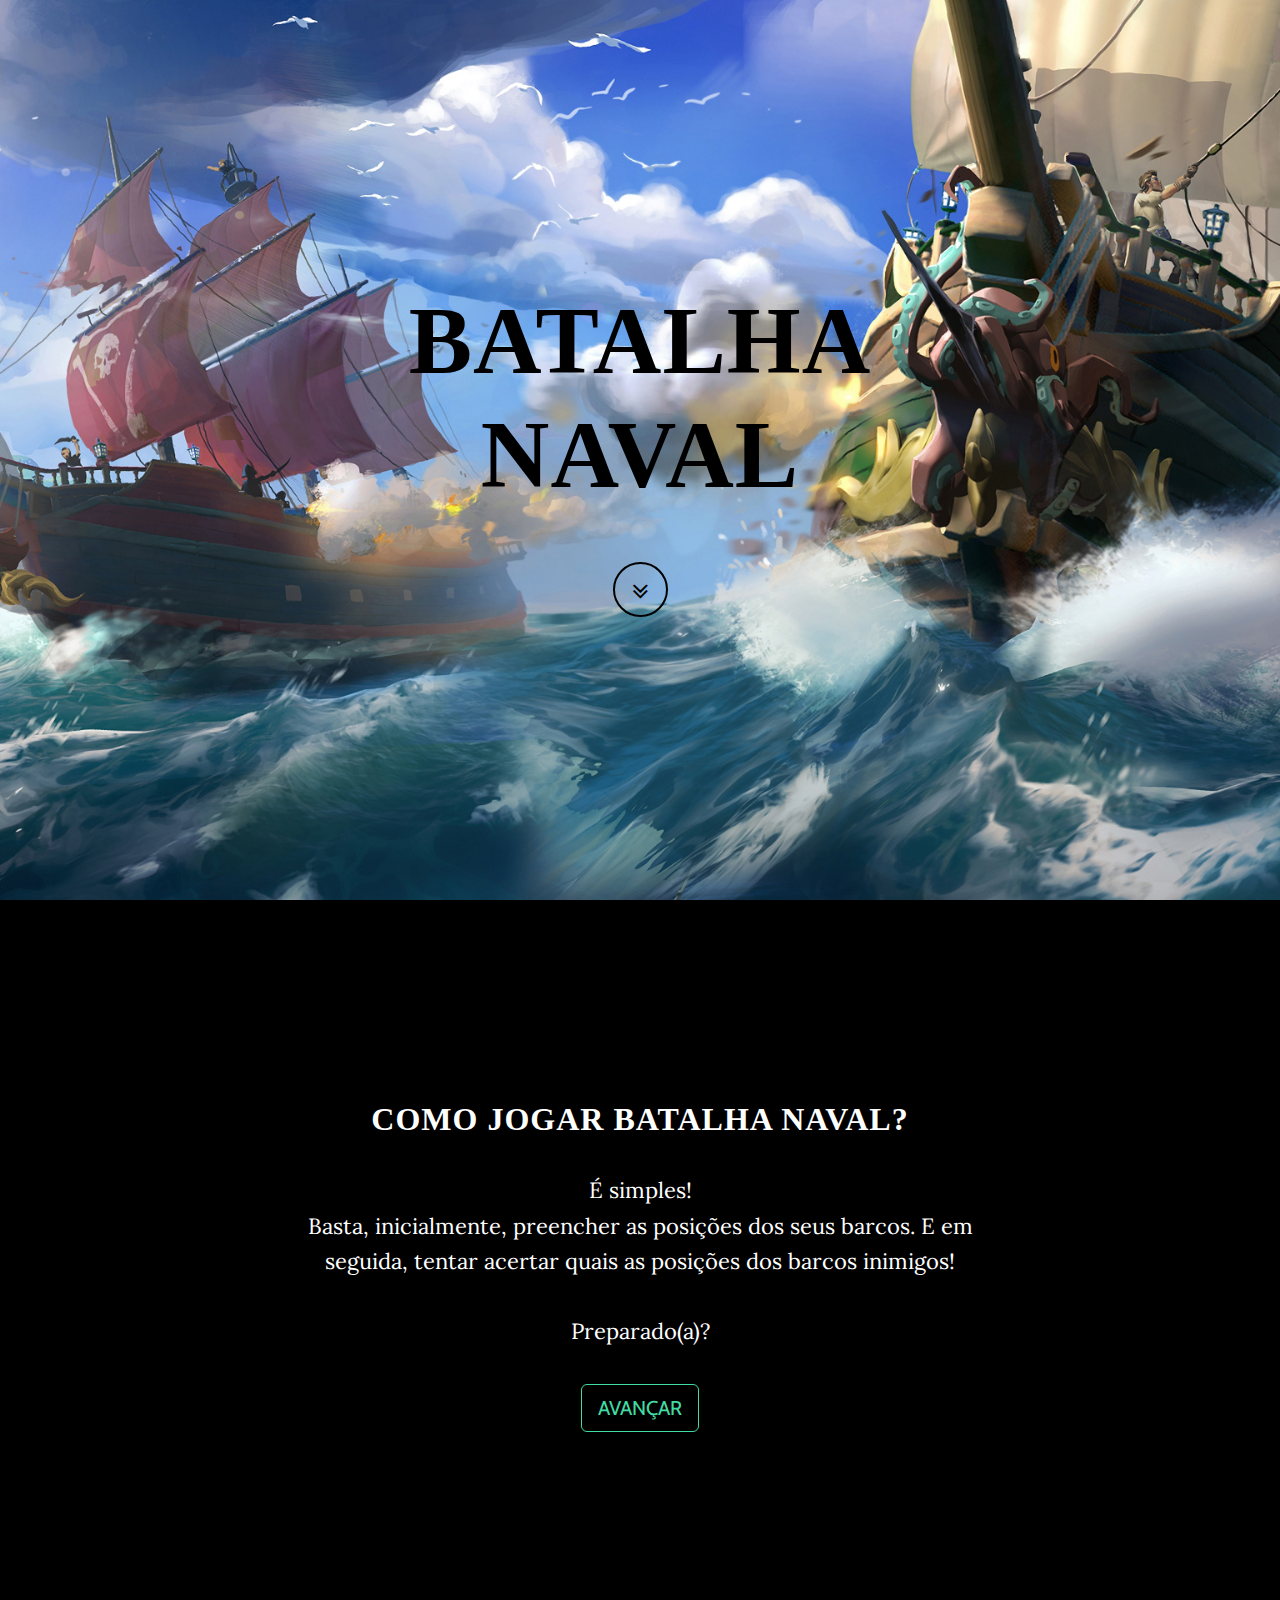
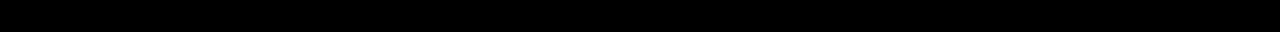
<file: public_html/batalha/index.html>
<!DOCTYPE html>
<html lang="en">

  <head>

    <meta charset="utf-8">
    <meta name="viewport" content="width=device-width, initial-scale=1, shrink-to-fit=no">
    <meta name="description" content="">
    <meta name="author" content="">

    <title>Batalha naval</title>

    <!-- Bootstrap core CSS -->
    <link href="vendor/bootstrap/css/bootstrap.min.css" rel="stylesheet">

    <!-- Custom fonts for this template -->
    <link href="vendor/font-awesome/css/font-awesome.min.css" rel="stylesheet" type="text/css">
    <link href="https://fonts.googleapis.com/css?family=Lora:400,700,400italic,700italic" rel="stylesheet" type="text/css">
    <link href='https://fonts.googleapis.com/css?family=Cabin:700' rel='stylesheet' type='text/css'>
	<link rel="icon" href="https://img1.picmix.com/output/stamp/normal/3/4/5/4/664543_07f2f.png">


    <!-- Custom styles for this template -->
    <link href="css/grayscale.min.css" rel="stylesheet">

  </head>

  <body id="page-top">

    <!-- Navigation -->
 
   

    <!-- Intro Header -->
    <header class="masthead">
      <div class="intro-body">
        <div class="container">
          <div class="row">
            <div class="col-lg-8 mx-auto">
              <h1 class="brand-heading" style="font-size:95px;">Batalha Naval</h1>
              <a href="#about" class="btn btn-circle js-scroll-trigger">
                <i class="fa fa-angle-double-down animated"></i>
              </a>
            </div>
          </div>
        </div>
      </div>
    </header>
	 <section id="about" class="content-section text-center">
      <div class="container">
        <div class="row">
          <div class="col-lg-8 mx-auto">
            <h2>Como jogar batalha naval?</h2>
            <p style="font-size:22px;">É simples! <br>Basta, inicialmente, preencher as posições dos seus barcos. E em seguida, tentar acertar quais as posições dos barcos inimigos!</p>
            <p style="font-size:22px;">Preparado(a)? </p>
             <a href="inicio.html" class="btn btn-default btn-lg" style="border-radius:6px">Avançar</a>
          </div>
        </div>
      </div>
    </section>

    

</html>
</file>
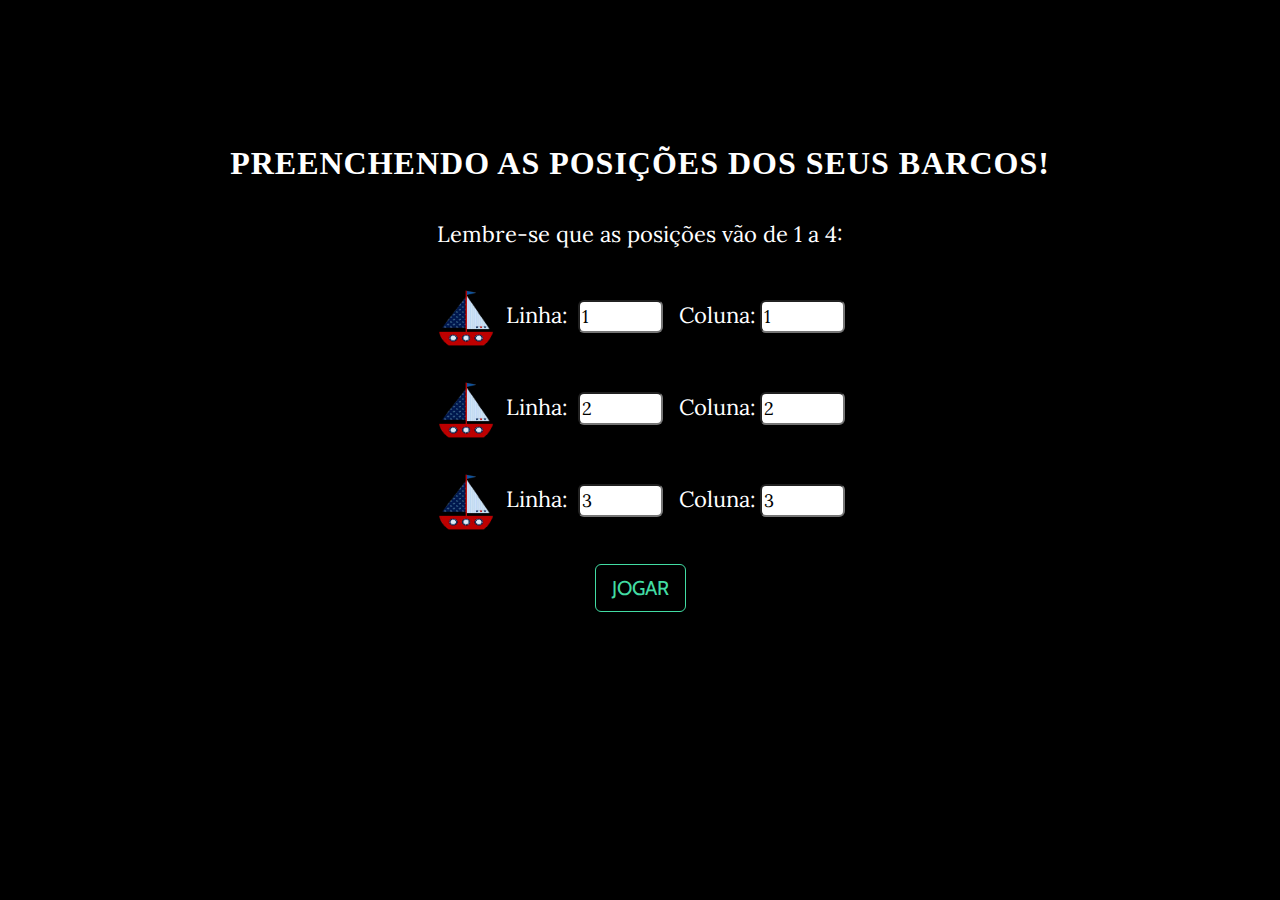
<file: public_html/batalha/inicio.html>
<!DOCTYPE html>
<html lang="en">

  <head>

    <meta charset="utf-8">
    <meta name="viewport" content="width=device-width, initial-scale=1, shrink-to-fit=no">
    <meta name="description" content="">
    <meta name="author" content="">

    <title>Batalha naval</title>

    <!-- Bootstrap core CSS -->
    <link href="vendor/bootstrap/css/bootstrap.min.css" rel="stylesheet">

    <!-- Custom fonts for this template -->
    <link href="vendor/font-awesome/css/font-awesome.min.css" rel="stylesheet" type="text/css">
    <link href="https://fonts.googleapis.com/css?family=Lora:400,700,400italic,700italic" rel="stylesheet" type="text/css">
    <link href='https://fonts.googleapis.com/css?family=Cabin:700' rel='stylesheet' type='text/css'>
	<link rel="icon" href="https://img1.picmix.com/output/stamp/normal/3/4/5/4/664543_07f2f.png">


    <!-- Custom styles for this template -->
    <link href="css/grayscale.min.css" rel="stylesheet">

  </head>

  <body>

<br><br><br><br><br><br>
    
	 <center>
            <h2>Preenchendo as posições dos seus barcos!</h2>
			<p style="font-size:22px;"> Lembre-se que as posições vão de 1 a 4: </p>
            <form action="http://cap.dc.ufscar.br/~759378/cgi-bin/gera_navios.cgi" method="get">
    <div>
		<label for="linha1" style="font-size:22px;"><img src="img/barkin.png" width="60px" height="60px">&nbsp;</label>
        <label for="linha1" style="font-size:22px;">Linha:&nbsp;</label>
        <input min="1" max="4" value="1" name="linha1" style="width:85px;border-radius:6px;font-size:18px;" type="number"/>
   &nbsp;&nbsp;
        <label for="coluna1" style="font-size:22px;">Coluna:</label>
        <input min="1" max="4" value="1" name="coluna1" style="width:85px;border-radius:6px;font-size:18px;" type="number" />
    </div>
	<br>
	<div>
		<label for="linha2" style="font-size:22px;"><img src="img/barkin.png" width="60px" height="60px">&nbsp;</label>
        <label for="linha2" style="font-size:22px;">Linha:&nbsp;</label>
        <input min="1" max="4" value="2" name="linha2" style="width:85px;border-radius:6px;font-size:18px;" type="number"/>
   &nbsp;&nbsp;
        <label for="coluna2" style="font-size:22px;">Coluna:</label>
        <input min="1" max="4" value="2" name="coluna2" style="width:85px;border-radius:6px;font-size:18px;" type="number" />
    </div>
	<br>
	<div>
	    <label for="linha3" style="font-size:22px;"><img src="img/barkin.png" width="60px" height="60px">&nbsp;</label>
        <label for="linha3" style="font-size:22px;">Linha:&nbsp;</label>
        <input min="1" max="4" value="3" name="linha3" style="width:85px;border-radius:6px;font-size:18px;" type="number"/>
   &nbsp;&nbsp;
        <label for="coluna3" style="font-size:22px;" >Coluna:</label>
        <input min="1" max="4" value="3" name="coluna3" style="width:85px;border-radius:6px;font-size:18px;" type="number"/>
    </div>
	<br>
	   <input href="http://cap.dc.ufscar.br/~759378/cgi-bin/gera_navios.cgi" type="submit" value="Jogar" class="btn btn-default btn-lg" style="border-radius:6px;"> </input>
</form>


    </center>

    

</html>
</file>
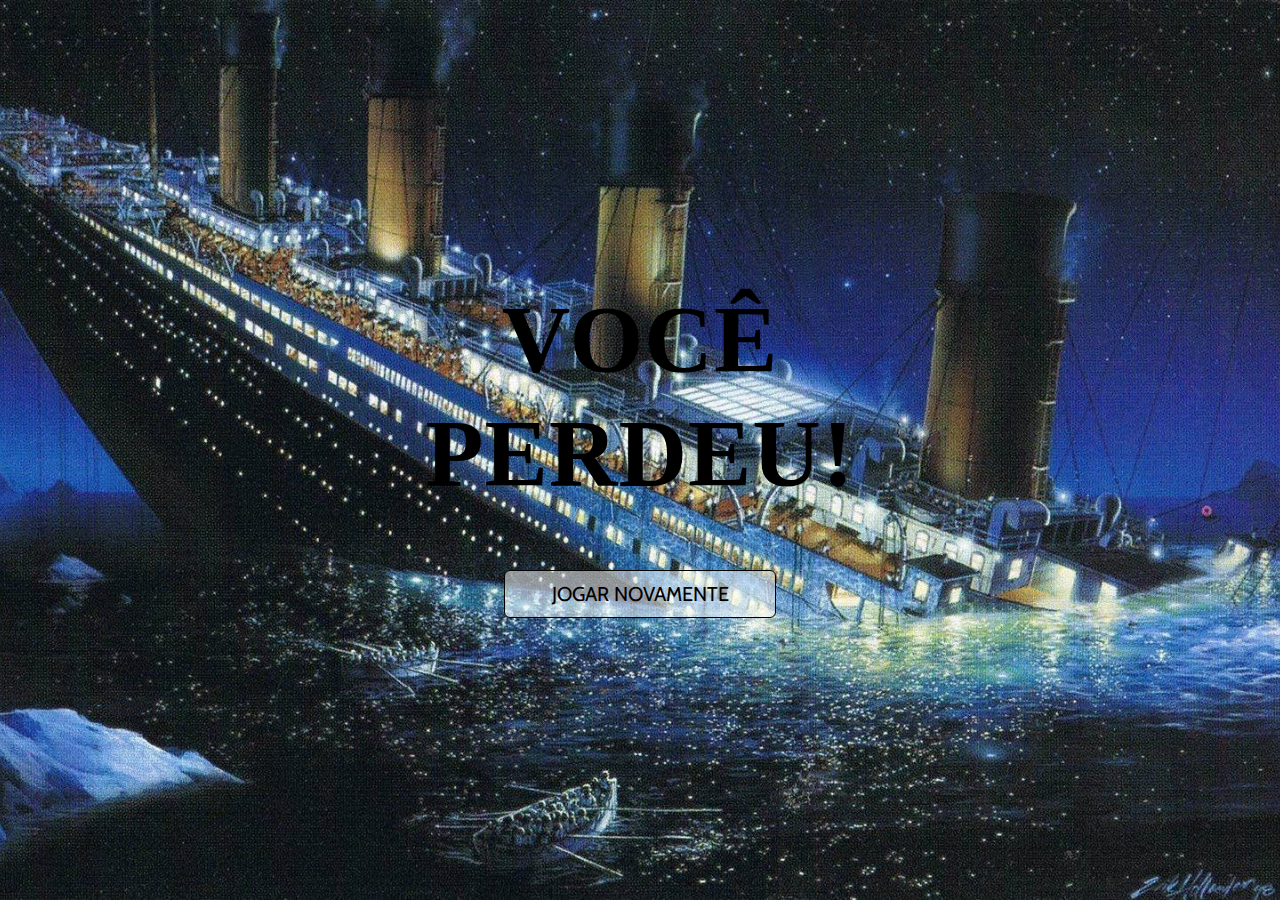
<file: public_html/batalha/lose.html>
<!DOCTYPE html>
<html lang="en">

  <head>

    <meta charset="utf-8">
    <meta name="viewport" content="width=device-width, initial-scale=1, shrink-to-fit=no">
    <meta name="description" content="">
    <meta name="author" content="">

    <title>Batalha naval</title>

    <!-- Bootstrap core CSS -->
    <link href="vendor/bootstrap/css/bootstrap.min.css" rel="stylesheet">

    <!-- Custom fonts for this template -->
    <link href="vendor/font-awesome/css/font-awesome.min.css" rel="stylesheet" type="text/css">
    <link href="https://fonts.googleapis.com/css?family=Lora:400,700,400italic,700italic" rel="stylesheet" type="text/css">
    <link href='https://fonts.googleapis.com/css?family=Cabin:700' rel='stylesheet' type='text/css'>
	<link rel="icon" href="https://img1.picmix.com/output/stamp/normal/3/4/5/4/664543_07f2f.png">


    <!-- Custom styles for this template -->
    <link href="css/loose.css" rel="stylesheet">


  </head>

  <body id="page-top">
  

    <!-- Navigation -->
 
   

    <!-- Intro Header -->
    <header class="masthead">
      <div class="intro-body">
        <div class="container">
          <div class="row">
		 
            <div class="col-lg-6 mx-auto">
              <h1 class="brand-heading" style="font-size:95px;">Você perdeu!</h1>
             
            </div>
          </div>
        </div>
		<br>
			<a href="inicio.html"><input value="Jogar novamente" style="color:black;border-radius:6px;" class="btn btn-default btn-lg"> </input></a>

      </div>
	  
    </header>
	
	  
	

    

</html>
</file>
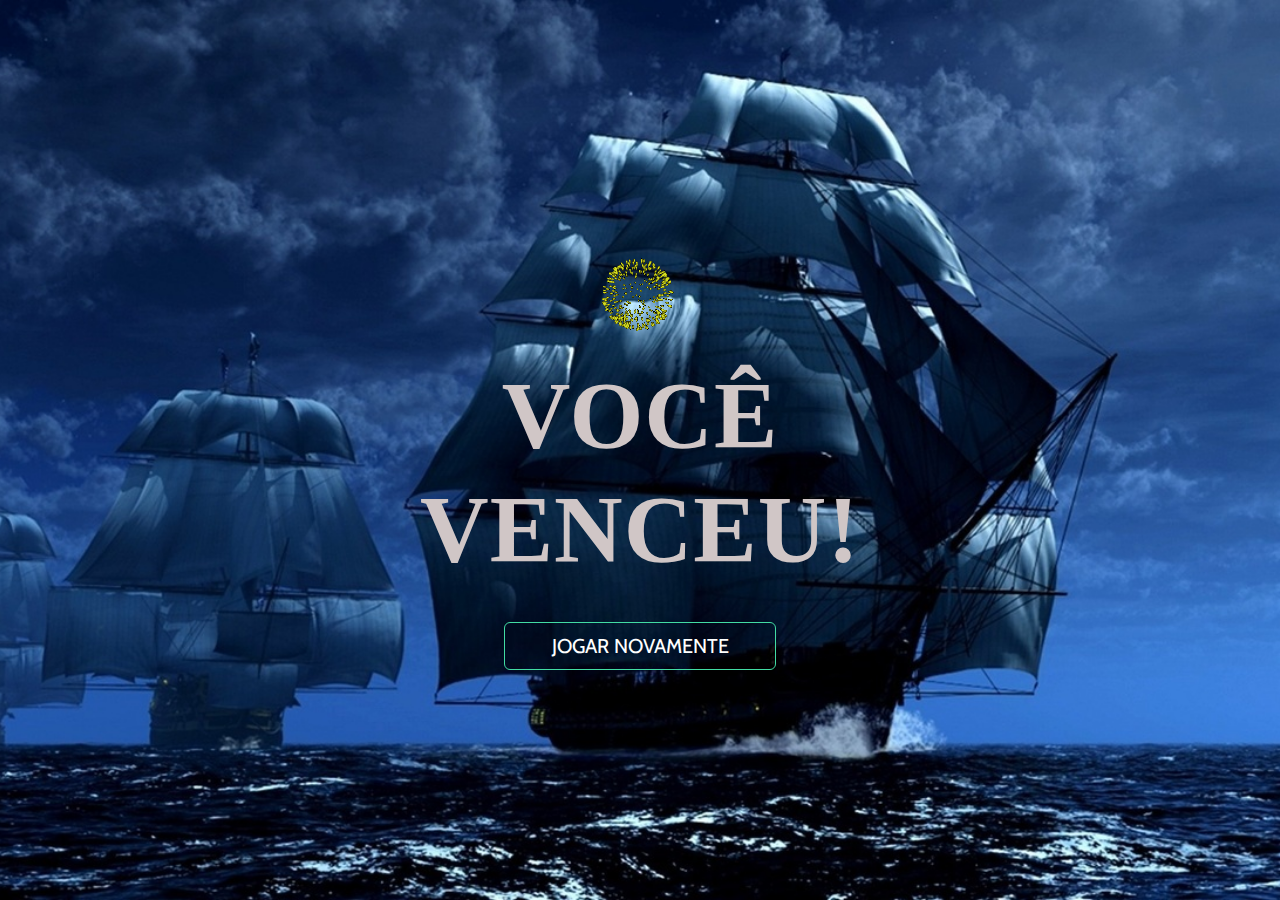
<file: public_html/batalha/win.html>
<!DOCTYPE html>
<html lang="en">

  <head>

    <meta charset="utf-8">
    <meta name="viewport" content="width=device-width, initial-scale=1, shrink-to-fit=no">
    <meta name="description" content="">
    <meta name="author" content="">

    <title>Batalha naval</title>

    <!-- Bootstrap core CSS -->
    <link href="vendor/bootstrap/css/bootstrap.min.css" rel="stylesheet">

    <!-- Custom fonts for this template -->
    <link href="vendor/font-awesome/css/font-awesome.min.css" rel="stylesheet" type="text/css">
    <link href="https://fonts.googleapis.com/css?family=Lora:400,700,400italic,700italic" rel="stylesheet" type="text/css">
    <link href='https://fonts.googleapis.com/css?family=Cabin:700' rel='stylesheet' type='text/css'>
	<link rel="icon" href="https://img1.picmix.com/output/stamp/normal/3/4/5/4/664543_07f2f.png">


    <!-- Custom styles for this template -->
    <link href="css/win.css" rel="stylesheet">


  </head>
 

  <body id="page-top">
  

    <!-- Navigation -->
 
   

    <!-- Intro Header -->
    <header class="masthead">
      <div class="intro-body">
        <div class="container">
          <div class="row">
		 
            <div class="col-lg-8 mx-auto">
			 <img src="img/fogos.gif"/>
              <h1 class="brand-heading" style="font-size:95px;">Você venceu!</h1>
             
            </div>
          </div>
        </div>
			<a href="inicio.html"><input value="Jogar novamente" style="color:white;border-radius:6px;" class="btn btn-default btn-lg"> </input></a>

      </div>
	  
    </header>
	
	  
	

    

</html>
</file>
<file: public_html/batalha/css/loose.css>
body{font-family:Lora,'Helvetica Neue',Helvetica,Arial,sans-serif;position:relative;width:100%;height:100%;color:#fff;background-color:#000}html{width:100%;height:100%}h1,h2,h3,h4,h5,h6{font-family: Kingthings Calligraphica;font-weight:700;margin:0 0 35px;letter-spacing:1px;text-transform:uppercase;}p{font-size:16px;line-height:1.5;margin:0 0 25px}@media (min-width:768px){p{font-size:18px;line-height:1.6;margin:0 0 35px}}a{-webkit-transition:all .2s ease-in-out;-moz-transition:all .2s ease-in-out;transition:all .2s ease-in-out;color:#42dca3}a:focus,a:hover{text-decoration:none;color:#1d9b6c}#mainNav{font-family:Cabin,'Helvetica Neue',Helvetica,Arial,sans-serif;margin-bottom:0;text-transform:uppercase;border-bottom:1px solid rgba(255,255,255,.3);background-color:#000}#mainNav .navbar-toggler{font-size:14px;padding:11px;color:#fff;border:1px solid #fff}#mainNav .navbar-brand{font-weight:700}#mainNav a{color:#fff}#mainNav .navbar-nav .nav-item{-webkit-transition:background .3s ease-in-out;-moz-transition:background .3s ease-in-out;transition:background .3s ease-in-out}#mainNav .navbar-nav .nav-item:hover{color:fade(white,80%);outline:0;background-color:transparent}#mainNav .navbar-nav .nav-item:active,#mainNav .navbar-nav .nav-item:focus{outline:0;background-color:transparent}@media (min-width:992px){#mainNav{padding-top:20px;padding-bottom:20px;-webkit-transition:background .3s ease-in-out,padding-top .3s ease-in-out,padding-bottom .3s;-moz-transition:background .3s ease-in-out,padding-top .3s ease-in-out,padding-bottom .3s;transition:background .3s ease-in-out,padding-top .3s ease-in-out,padding-bottom .3s;letter-spacing:1px;border-bottom:none;background:0 0}#mainNav.navbar-shrink{padding-top:10px;padding-bottom:10px;border-bottom:1px solid rgba(255,255,255,.3);background:#000}#mainNav .nav-link.active{outline:0;background-color:rgba(255,255,255,.3)}#mainNav .nav-link.active:hover{color:#fff}}.masthead{display:table;width:100%;height:auto;padding:200px 0;text-align:center;color: #000;background: url(../img/loose.jpg) no-repeat bottom center scroll;background-color:#000;-webkit-background-size:cover;-moz-background-size:cover;-o-background-size:cover;background-size:cover;}.masthead .intro-body{display:table-cell;vertical-align:middle}.masthead .intro-body .brand-heading{font-size: 30px;}.masthead .intro-body .intro-text{font-size: 23px;}@media (min-width:768px){.masthead{height:100%;padding:0}.masthead .intro-body .brand-heading{font-size:100px}.masthead .intro-body .intro-text{font-size:22px}}.btn-circle{font-size:26px;width:55px;height:55px;margin-top:15px;line-height:45px;-webkit-transition:background .3s ease-in-out;-moz-transition:background .3s ease-in-out;transition:background .3s ease-in-out;color: #000000;border: 2px solid #000000;border-radius:100%!important;background:0 0;}.btn-circle:focus,.btn-circle:hover{color:#fff;outline:0;background:rgba(255,255,255,.1)}.content-section{padding-top:150px;padding-bottom:150px}.download-section{color:#fff;background:url(../img/downloads-bg.jpg) no-repeat center center scroll;background-color:#000;-webkit-background-size:cover;-moz-background-size:cover;-o-background-size:cover;background-size:cover}#map{width:100%;height:300px}@media (min-width:992px){.content-section{padding-top:200px;padding-bottom:200px}#map{height:350px}}.btn{font-family:Cabin,'Helvetica Neue',Helvetica,Arial,sans-serif;font-weight:400;-webkit-transition:all .3s ease-in-out;-moz-transition:all .3s ease-in-out;transition:all .3s ease-in-out;text-transform:uppercase;border-radius:0}.btn-default{color: #e2f1eb;border: 1px solid #000000;background-color: #ffffff85;}.btn-default:focus,.btn-default:hover{color:#000;border:1px solid #42dca3;outline:0;background-color:#42dca3}ul.banner-social-buttons{margin-top:0}@media (max-width:1199px){ul.banner-social-buttons{margin-top:15px}}@media (max-width:767px){ul.banner-social-buttons li{display:block;margin-bottom:20px;padding:0}ul.banner-social-buttons li:last-child{margin-bottom:0}}footer{padding:50px 0}footer p{font-size:14px;margin:0}::-moz-selection{background:#fcfcfc;background:rgba(255,255,255,.2);text-shadow:none}::selection{background:#fcfcfc;background:rgba(255,255,255,.2);text-shadow:none}img::selection{background:0 0}img::-moz-selection{background:0 0}
</file>
<file: public_html/batalha/css/win.css>
body{font-family:Lora,'Helvetica Neue',Helvetica,Arial,sans-serif;position:relative;width:100%;height:100%;color:#fff;background-color:#000}html{width:100%;height:100%}h1,h2,h3,h4,h5,h6{font-family: Kingthings Calligraphica;font-weight:700;margin:0 0 35px;letter-spacing:1px;text-transform:uppercase;}p{font-size:16px;line-height:1.5;margin:0 0 25px}@media (min-width:768px){p{font-size:18px;line-height:1.6;margin:0 0 35px}}a{-webkit-transition:all .2s ease-in-out;-moz-transition:all .2s ease-in-out;transition:all .2s ease-in-out;color:#42dca3}a:focus,a:hover{text-decoration:none;color:#1d9b6c}#mainNav{font-family:Cabin,'Helvetica Neue',Helvetica,Arial,sans-serif;margin-bottom:0;text-transform:uppercase;border-bottom:1px solid rgba(255,255,255,.3);background-color:#000}#mainNav .navbar-toggler{font-size:14px;padding:11px;color:#fff;border:1px solid #fff}#mainNav .navbar-brand{font-weight:700}#mainNav a{color:#fff}#mainNav .navbar-nav .nav-item{-webkit-transition:background .3s ease-in-out;-moz-transition:background .3s ease-in-out;transition:background .3s ease-in-out}#mainNav .navbar-nav .nav-item:hover{color:fade(white,80%);outline:0;background-color:transparent}#mainNav .navbar-nav .nav-item:active,#mainNav .navbar-nav .nav-item:focus{outline:0;background-color:transparent}@media (min-width:992px){#mainNav{padding-top:20px;padding-bottom:20px;-webkit-transition:background .3s ease-in-out,padding-top .3s ease-in-out,padding-bottom .3s;-moz-transition:background .3s ease-in-out,padding-top .3s ease-in-out,padding-bottom .3s;transition:background .3s ease-in-out,padding-top .3s ease-in-out,padding-bottom .3s;letter-spacing:1px;border-bottom:none;background:0 0}#mainNav.navbar-shrink{padding-top:10px;padding-bottom:10px;border-bottom:1px solid rgba(255,255,255,.3);background:#000}#mainNav .nav-link.active{outline:0;background-color:rgba(255,255,255,.3)}#mainNav .nav-link.active:hover{color:#fff}}.masthead{display:table;width:100%;height:auto;padding:200px 0;text-align:center;color: #d0c6c6;background: url(../img/win.jpg) no-repeat bottom center scroll;background-color:#000;-webkit-background-size:cover;-moz-background-size:cover;-o-background-size:cover;background-size:cover;}.masthead .intro-body{display:table-cell;vertical-align:middle}.masthead .intro-body .brand-heading{font-size: 30px;}.masthead .intro-body .intro-text{font-size: 23px;}@media (min-width:768px){.masthead{height:100%;padding:0}.masthead .intro-body .brand-heading{font-size:100px}.masthead .intro-body .intro-text{font-size:22px}}.btn-circle{font-size:26px;width:55px;height:55px;margin-top:15px;line-height:45px;-webkit-transition:background .3s ease-in-out;-moz-transition:background .3s ease-in-out;transition:background .3s ease-in-out;color: #000000;border: 2px solid #000000;border-radius:100%!important;background:0 0;}.btn-circle:focus,.btn-circle:hover{color:#fff;outline:0;background:rgba(255,255,255,.1)}.content-section{padding-top:150px;padding-bottom:150px}.download-section{color:#fff;background:url(../img/downloads-bg.jpg) no-repeat center center scroll;background-color:#000;-webkit-background-size:cover;-moz-background-size:cover;-o-background-size:cover;background-size:cover}#map{width:100%;height:300px}@media (min-width:992px){.content-section{padding-top:200px;padding-bottom:200px}#map{height:350px}}.btn{font-family:Cabin,'Helvetica Neue',Helvetica,Arial,sans-serif;font-weight:400;-webkit-transition:all .3s ease-in-out;-moz-transition:all .3s ease-in-out;transition:all .3s ease-in-out;text-transform:uppercase;border-radius:0}.btn-default{color:#42dca3;border:1px solid #42dca3;background-color:transparent}.btn-default:focus,.btn-default:hover{color:#000;border:1px solid #42dca3;outline:0;background-color:#42dca3}ul.banner-social-buttons{margin-top:0}@media (max-width:1199px){ul.banner-social-buttons{margin-top:15px}}@media (max-width:767px){ul.banner-social-buttons li{display:block;margin-bottom:20px;padding:0}ul.banner-social-buttons li:last-child{margin-bottom:0}}footer{padding:50px 0}footer p{font-size:14px;margin:0}::-moz-selection{background:#fcfcfc;background:rgba(255,255,255,.2);text-shadow:none}::selection{background:#fcfcfc;background:rgba(255,255,255,.2);text-shadow:none}img::selection{background:0 0}img::-moz-selection{background:0 0}
</file>
<file: public_html/batalha/css/grayscale.min.css>
body{font-family:Lora,'Helvetica Neue',Helvetica,Arial,sans-serif;position:relative;width:100%;height:100%;color:#fff;background-color:#000}html{width:100%;height:100%}h1,h2,h3,h4,h5,h6{font-family: Kingthings Calligraphica;font-weight:700;margin:0 0 35px;letter-spacing:1px;text-transform:uppercase;}p{font-size:16px;line-height:1.5;margin:0 0 25px}@media (min-width:768px){p{font-size:18px;line-height:1.6;margin:0 0 35px}}a{-webkit-transition:all .2s ease-in-out;-moz-transition:all .2s ease-in-out;transition:all .2s ease-in-out;color:#42dca3}a:focus,a:hover{text-decoration:none;color:#1d9b6c}#mainNav{font-family:Cabin,'Helvetica Neue',Helvetica,Arial,sans-serif;margin-bottom:0;text-transform:uppercase;border-bottom:1px solid rgba(255,255,255,.3);background-color:#000}#mainNav .navbar-toggler{font-size:14px;padding:11px;color:#fff;border:1px solid #fff}#mainNav .navbar-brand{font-weight:700}#mainNav a{color:#fff}#mainNav .navbar-nav .nav-item{-webkit-transition:background .3s ease-in-out;-moz-transition:background .3s ease-in-out;transition:background .3s ease-in-out}#mainNav .navbar-nav .nav-item:hover{color:fade(white,80%);outline:0;background-color:transparent}#mainNav .navbar-nav .nav-item:active,#mainNav .navbar-nav .nav-item:focus{outline:0;background-color:transparent}@media (min-width:992px){#mainNav{padding-top:20px;padding-bottom:20px;-webkit-transition:background .3s ease-in-out,padding-top .3s ease-in-out,padding-bottom .3s;-moz-transition:background .3s ease-in-out,padding-top .3s ease-in-out,padding-bottom .3s;transition:background .3s ease-in-out,padding-top .3s ease-in-out,padding-bottom .3s;letter-spacing:1px;border-bottom:none;background:0 0}#mainNav.navbar-shrink{padding-top:10px;padding-bottom:10px;border-bottom:1px solid rgba(255,255,255,.3);background:#000}#mainNav .nav-link.active{outline:0;background-color:rgba(255,255,255,.3)}#mainNav .nav-link.active:hover{color:#fff}}.masthead{display:table;width:100%;height:auto;padding:200px 0;text-align:center;color: #000;background:url(../img/intro-bg.jpg) no-repeat bottom center scroll;background-color:#000;-webkit-background-size:cover;-moz-background-size:cover;-o-background-size:cover;background-size:cover;}.masthead .intro-body{display:table-cell;vertical-align:middle}.masthead .intro-body .brand-heading{font-size: 30px;}.masthead .intro-body .intro-text{font-size: 23px;}@media (min-width:768px){.masthead{height:100%;padding:0}.masthead .intro-body .brand-heading{font-size:100px}.masthead .intro-body .intro-text{font-size:22px}}.btn-circle{font-size:26px;width:55px;height:55px;margin-top:15px;line-height:45px;-webkit-transition:background .3s ease-in-out;-moz-transition:background .3s ease-in-out;transition:background .3s ease-in-out;color: #000000;border: 2px solid #000000;border-radius:100%!important;background:0 0;}.btn-circle:focus,.btn-circle:hover{color:#fff;outline:0;background:rgba(255,255,255,.1)}.content-section{padding-top:150px;padding-bottom:150px}.download-section{color:#fff;background:url(../img/downloads-bg.jpg) no-repeat center center scroll;background-color:#000;-webkit-background-size:cover;-moz-background-size:cover;-o-background-size:cover;background-size:cover}#map{width:100%;height:300px}@media (min-width:992px){.content-section{padding-top:200px;padding-bottom:200px}#map{height:350px}}.btn{font-family:Cabin,'Helvetica Neue',Helvetica,Arial,sans-serif;font-weight:400;-webkit-transition:all .3s ease-in-out;-moz-transition:all .3s ease-in-out;transition:all .3s ease-in-out;text-transform:uppercase;border-radius:0}.btn-default{color:#42dca3;border:1px solid #42dca3;background-color:transparent}.btn-default:focus,.btn-default:hover{color:#000;border:1px solid #42dca3;outline:0;background-color:#42dca3}ul.banner-social-buttons{margin-top:0}@media (max-width:1199px){ul.banner-social-buttons{margin-top:15px}}@media (max-width:767px){ul.banner-social-buttons li{display:block;margin-bottom:20px;padding:0}ul.banner-social-buttons li:last-child{margin-bottom:0}}footer{padding:50px 0}footer p{font-size:14px;margin:0}::-moz-selection{background:#fcfcfc;background:rgba(255,255,255,.2);text-shadow:none}::selection{background:#fcfcfc;background:rgba(255,255,255,.2);text-shadow:none}img::selection{background:0 0}img::-moz-selection{background:0 0}
</file>
